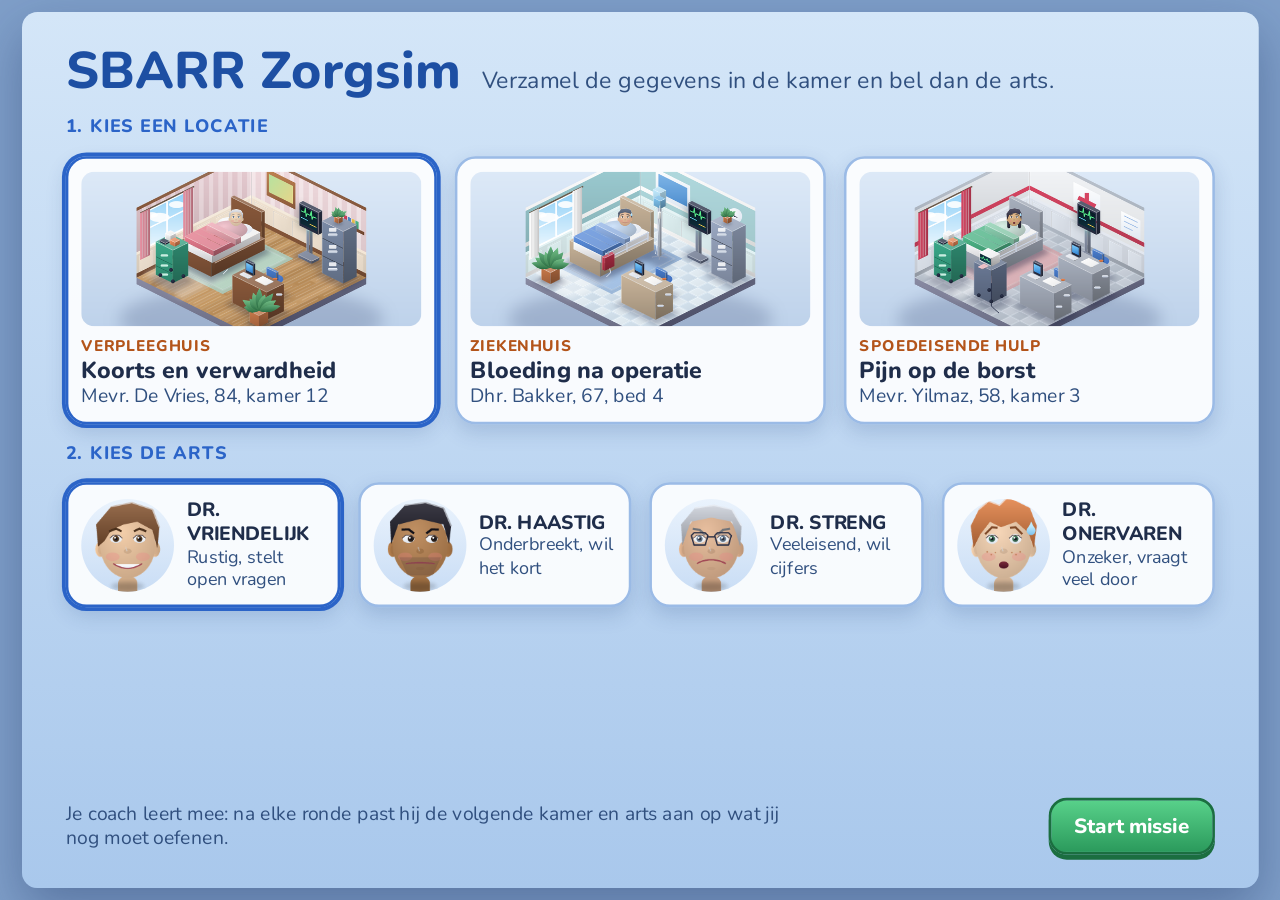
<file: index.html>
<!doctype html>
<html lang="nl">
<head>
  <meta charset="utf-8">
  <meta name="viewport" content="width=device-width, initial-scale=1">
  <title>SBARR Zorgsim</title>
  <link rel="preconnect" href="https://fonts.googleapis.com">
  <link rel="preconnect" href="https://fonts.gstatic.com" crossorigin>
  <link rel="stylesheet" href="https://fonts.googleapis.com/css2?family=Nunito:wght@400;700;800&amp;display=swap">
  <link rel="stylesheet" href="styles.css">
</head>
<body>
  <main class="viewport" id="viewport">
    <div class="game" id="game"></div>
  </main>
  <script src="js/rooms.js"></script>
  <script src="js/content.js"></script>
  <script src="js/app.js"></script>
</body>
</html>
</file>
<file: styles.css>
:root {
  --ink: #1f2d4a;
  --ink-soft: #31507f;
  --title: #1d4fa3;
  --blue: #2b64c8;
  --blue-light: #4aa3f0;
  --blue-dark: #1d4a9a;
  --line: #9bbbe6;
  --track: #dbe6f5;
  --accent: #b3541a;
  --focus: #f2a43a;
  --ok: #3cc46f;
  --warn: #f2a43a;
  --bad: #e0506a;
  --hit: #1b6e40;
  --miss: #a8431a;
  --portrait: linear-gradient(#eaf3fd, #c9ddf5);
  --font: 'Nunito', sans-serif;
}

* { box-sizing: border-box; }

html, body { height: 100%; }

body {
  margin: 0;
  background: #7f9fc9;
  display: flex;
  align-items: center;
  justify-content: center;
  overflow: hidden;
  font-family: var(--font);
}

/* The game is a fixed 960x680 stage, scaled to fit the window by app.js. */
.viewport { position: relative; }

.game {
  position: absolute;
  left: 0;
  top: 0;
  width: 960px;
  height: 680px;
  overflow: hidden;
  transform-origin: 0 0;
  background: linear-gradient(#d4e6f8, #a9c8ec);
  color: var(--ink);
  font-size: 16px;
  line-height: 1.25;
  border-radius: 12px;
  box-shadow: 0 16px 40px rgba(20, 40, 90, .35);
}

button { font: inherit; }

/* ---------- Shared pieces ---------- */
.btn {
  font-family: var(--font);
  font-weight: 800;
  font-size: 16px;
  color: #fff;
  background: linear-gradient(var(--blue-light), var(--blue));
  border: 2px solid var(--blue-dark);
  border-radius: 14px;
  padding: 10px 18px;
  min-height: 44px;
  cursor: pointer;
  box-shadow: 0 4px 0 var(--blue-dark);
  text-align: left;
}
.btn:hover { background: linear-gradient(#63b4f7, #3a76de); }
.btn--go { background: linear-gradient(#58d18a, #2b9a5c); border-color: #1b6e40; box-shadow: 0 4px 0 #1b6e40; }
.btn--go:hover { background: linear-gradient(#6bdc9a, #33ab68); }
.btn--alert { background: linear-gradient(#f0708a, #c8344f); border-color: #8f1f37; box-shadow: 0 4px 0 #8f1f37; text-align: center; }
.btn--alert:hover { background: linear-gradient(#f5849b, #d6435e); }
.btn--end { align-self: flex-end; }

.btn:focus-visible, .tx:focus-visible, .hotspot:focus-visible, .pie:focus-visible, .card:focus-visible {
  outline: 3px solid var(--focus);
  outline-offset: 2px;
}

.card {
  font-family: var(--font);
  background: rgba(255, 255, 255, .9);
  border: 2px solid var(--line);
  border-radius: 16px;
  box-shadow: 0 6px 16px rgba(30, 60, 120, .18);
  color: var(--ink);
}
button.card { cursor: pointer; text-align: left; padding: 10px; }
button.card:hover { border-color: var(--blue); }
.card.is-selected { border-color: var(--blue); box-shadow: 0 0 0 3px var(--blue), 0 6px 16px rgba(30, 60, 120, .18); }

.tx {
  font-family: var(--font);
  font-size: 16px;
  line-height: 1.25;
  color: var(--ink);
  background: #fff;
  border: 2px solid var(--line);
  border-radius: 12px;
  padding: 8px 10px;
  width: 100%;
  resize: none;
}

.lb {
  font-family: var(--font);
  font-weight: 800;
  font-size: 14px;
  letter-spacing: .06em;
  text-transform: uppercase;
  color: var(--blue);
}

.portrait {
  flex: none;
  border-radius: 50%;
  overflow: hidden;
  background: var(--portrait);
  display: block;
}
.portrait img { display: block; }
.portrait--72 { width: 72px; height: 72px; }
.portrait--72 img { width: 96px; height: 112px; margin: -8px 0 0 -12px; }
.portrait--64 { width: 64px; height: 64px; }
.portrait--64 img { width: 85px; height: 99px; margin: -7px 0 0 -10px; }

.letter {
  flex: none;
  border-radius: 50%;
  background: var(--blue);
  color: #fff;
  font-weight: 800;
  display: flex;
  align-items: center;
  justify-content: center;
}

.split { display: flex; gap: 16px; padding: 16px; height: 100%; }
.col { display: flex; flex-direction: column; gap: 10px; }
.side { flex: 1; min-width: 0; }
.panel { padding: 10px 12px; display: flex; flex-direction: column; gap: 6px; }

.notes { flex: 1; min-height: 0; overflow: hidden; }
.notes__list { flex: 1; overflow: auto; display: flex; flex-direction: column; gap: 8px; font-size: 15px; }
.notes__name { font-weight: 800; color: var(--accent); }

.bars { gap: 6px; }
.bar { display: flex; align-items: center; gap: 8px; }
.bar__letter { font-weight: 800; width: 18px; font-size: 14px; }
.bar__track { flex: 1; height: 10px; background: var(--track); border-radius: 6px; overflow: hidden; }
.bar__fill { height: 100%; }
.bar__pct { width: 40px; font-size: 14px; }
.bars--lg { gap: 8px; }
.bars--lg .bar__track { height: 12px; }

@keyframes pulse { 0% { transform: scale(.8); opacity: .9; } 100% { transform: scale(1.5); opacity: 0; } }
@keyframes pop { 0% { transform: scale(.4); opacity: 0; } 100% { transform: scale(1); opacity: 1; } }

/* ---------- Menu ---------- */
.menu { padding: 26px 34px; display: flex; flex-direction: column; gap: 14px; height: 100%; }
.menu__head { display: flex; align-items: baseline; gap: 16px; }
.menu__title { font-weight: 800; font-size: 40px; color: var(--title); line-height: 1; margin: 0; }
.menu__sub { font-size: 18px; color: var(--ink-soft); margin: 0; }
.menu__grid { display: grid; gap: 14px; }
.menu__grid--3 { grid-template-columns: repeat(3, minmax(0, 1fr)); }
.menu__grid--4 { grid-template-columns: repeat(4, minmax(0, 1fr)); }
.menu__foot { display: flex; align-items: center; justify-content: space-between; gap: 16px; margin-top: auto; }
.menu__foot p { font-size: 15px; color: var(--ink-soft); max-width: 560px; margin: 0; }

.scenario__thumb { width: 100%; height: 120px; object-fit: cover; object-position: center 45%; border-radius: 10px; display: block; margin-bottom: 8px; }
.scenario__ctx { font-weight: 800; font-size: 12px; letter-spacing: .06em; color: var(--accent); }
.scenario__title { font-weight: 800; font-size: 18px; }
.scenario__pat { font-size: 15px; color: var(--ink-soft); }

.doctor { display: flex; gap: 10px; align-items: center; }
.doctor__name { font-weight: 800; font-size: 15px; }
.doctor__desc { font-size: 14px; color: var(--ink-soft); }

/* ---------- Explore ---------- */
.explore__main { width: 646px; }
.explore__head { display: flex; justify-content: space-between; align-items: center; }
.explore__title { font-weight: 800; font-size: 18px; color: var(--title); }
.counter { padding: 4px 12px; font-weight: 800; font-size: 14px; }
.log { padding: 10px 14px; font-size: 17px; min-height: 64px; }

.stage {
  position: relative;
  width: 640px;
  height: 420px;
  border: 3px solid #fff;
  border-radius: 20px;
  overflow: hidden;
  box-shadow: 0 8px 20px rgba(30, 60, 120, .3);
  background: #cfe0f3;
  box-sizing: content-box;
}
.stage__bg { position: absolute; left: 0; top: 0; width: 640px; height: 420px; }
.sprite { position: absolute; pointer-events: none; }

.hotspot {
  position: absolute;
  width: 56px;
  height: 56px;
  padding: 0;
  border: 0;
  border-radius: 50%;
  background: transparent;
  cursor: pointer;
  z-index: 900;
}
.hotspot__ring, .hotspot__dot { position: absolute; border-radius: 50%; border: 3px solid #fff; }
.hotspot__ring { left: 12px; top: 12px; width: 32px; height: 32px; animation: pulse 1.4s ease-out infinite; }
.hotspot__dot { left: 19px; top: 19px; width: 18px; height: 18px; box-shadow: 0 2px 6px rgba(20, 40, 90, .5); background: var(--blue); }
.hotspot.is-done .hotspot__ring { animation: none; }
.hotspot.is-done .hotspot__dot { background: var(--ok); }

.avatar { position: absolute; width: 70px; height: 110px; z-index: 500; pointer-events: none; }
.avatar.is-flipped { transform: scaleX(-1); }
.shadow {
  position: absolute;
  z-index: 499;
  pointer-events: none;
  width: 40px;
  height: 12px;
  border-radius: 50%;
  background: radial-gradient(ellipse, rgba(20, 20, 40, .4), rgba(20, 20, 40, 0) 70%);
}

.bubble {
  position: absolute;
  cursor: pointer;
  z-index: 987;
  width: 220px;
  padding: 10px 12px;
  background: #fff;
  border: 2px solid var(--line);
  border-radius: 16px;
  box-shadow: 0 6px 14px rgba(30, 60, 120, .25);
  font-size: 15px;
  line-height: 1.2;
  color: var(--ink);
  animation: pop .25s both;
  transform-origin: bottom center;
}
.bubble__text { padding-right: 14px; }
.bubble__close {
  position: absolute;
  right: 6px;
  top: 4px;
  width: 22px;
  height: 22px;
  padding: 0;
  border: 0;
  border-radius: 50%;
  background: #e3e9f3;
  color: var(--ink-soft);
  font-weight: 800;
  font-size: 14px;
  line-height: 22px;
  cursor: pointer;
}
.bubble__tail {
  position: absolute;
  bottom: -9px;
  width: 14px;
  height: 14px;
  background: #fff;
  border-right: 2px solid var(--line);
  border-bottom: 2px solid var(--line);
  transform: rotate(45deg);
}

.backdrop { position: absolute; inset: 0; z-index: 986; border: 0; padding: 0; background: transparent; cursor: default; }
.menu-title {
  position: absolute;
  z-index: 988;
  width: 120px;
  text-align: center;
  font-weight: 800;
  font-size: 15px;
  color: var(--ink);
  background: #fff;
  border: 2px solid var(--line);
  border-radius: 10px;
  padding: 2px 0;
}
.pie {
  position: absolute;
  z-index: 988;
  width: 48px;
  height: 48px;
  border-radius: 50%;
  border: 3px solid #fff;
  background: linear-gradient(var(--blue-light), var(--blue));
  box-shadow: 0 4px 10px rgba(20, 40, 90, .45);
  display: flex;
  align-items: center;
  justify-content: center;
  padding: 0;
  cursor: pointer;
  animation: pop .2s both;
}
.pie__tag {
  position: absolute;
  z-index: 988;
  width: 90px;
  text-align: center;
  font-weight: 800;
  font-size: 13px;
  color: #fff;
  background: rgba(20, 40, 90, .88);
  border-radius: 8px;
  padding: 1px 0;
  pointer-events: none;
}

/* ---------- Report ---------- */
.report__main { width: 640px; }
.report__doc { display: flex; gap: 14px; align-items: flex-end; }
.report__photo {
  flex: none;
  width: 196px;
  height: 232px;
  overflow: hidden;
  display: flex;
  align-items: flex-end;
  justify-content: center;
  background: var(--portrait);
}
.pop-in { animation: pop .3s both; }
.report__photo img { width: 196px; height: 229px; display: block; }
.speech { flex: 1; padding: 12px 16px; font-size: 18px; min-height: 150px; position: relative; }
.speech .lb { margin-bottom: 4px; }
.speech__tail {
  position: absolute;
  left: -9px;
  bottom: 26px;
  width: 14px;
  height: 14px;
  background: #fff;
  border-left: 2px solid var(--line);
  border-bottom: 2px solid var(--line);
  transform: rotate(45deg);
}
.fields { display: flex; flex-direction: column; gap: 6px; }
.field { display: flex; gap: 10px; align-items: flex-start; }
.field .letter { width: 34px; height: 34px; font-size: 18px; margin-top: 18px; }
.field__body { flex: 1; }
.field__hint { display: block; font-size: 14px; color: var(--ink-soft); margin-bottom: 2px; }
.field .tx { height: 54px; }
.readback { display: flex; flex-direction: column; gap: 8px; }
.readback__hint { font-size: 16px; color: var(--ink-soft); margin: 0; }
.readback__hint b { color: var(--blue); }
.readback .tx { height: 120px; }

/* ---------- Feedback ---------- */
.feedback__main { width: 610px; gap: 8px; overflow: auto; }
.feedback__head { display: flex; justify-content: space-between; align-items: center; }
.verdict { font-weight: 800; font-size: 28px; color: var(--title); margin: 0; }
.stars { display: flex; align-items: center; gap: 4px; }
.stars__pct { font-weight: 800; font-size: 20px; margin-right: 6px; }
.result { padding: 8px 12px; display: flex; gap: 12px; }
.result .letter { width: 30px; height: 30px; }
.result__body { flex: 1; font-size: 15px; }
.result__title { font-weight: 800; }
.result__hit { color: var(--hit); }
.result__miss { color: var(--miss); }
.closing { display: flex; gap: 12px; align-items: flex-end; }
.closing .card { padding: 8px 14px; font-size: 17px; flex: 1; }
.coach-note { font-size: 13px; color: var(--ink-soft); }
.coach-why { padding: 10px 12px; font-size: 15px; }
.feedback__actions { display: flex; flex-direction: column; gap: 8px; margin-top: auto; }
</file>
